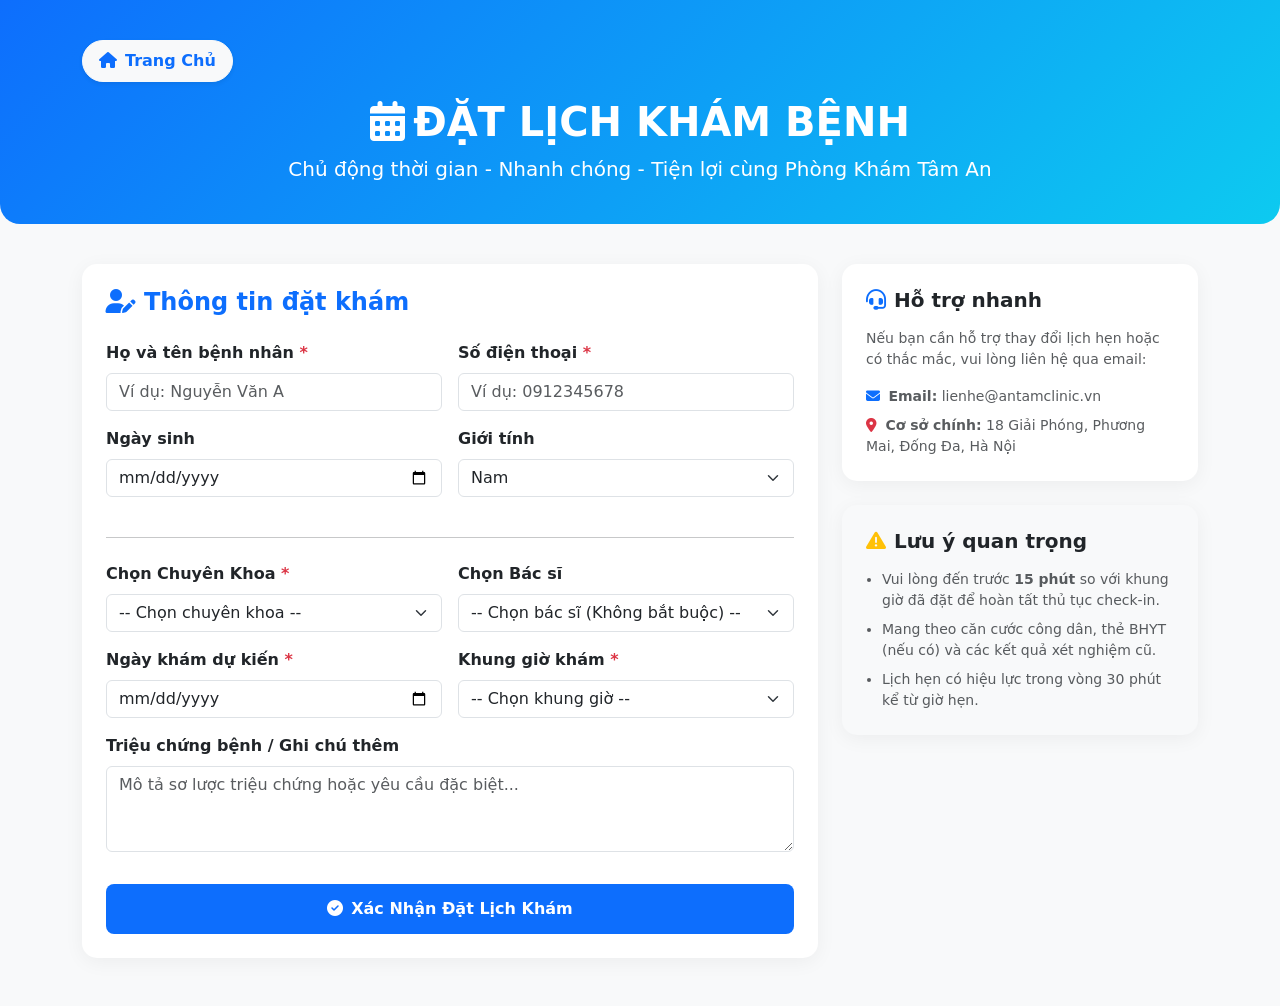
<file: src/main/resources/templates/dat_lich_kham_benh.html>
<!DOCTYPE html>
<html lang="vi" xmlns:th="http://www.thymeleaf.org">
<head>
    <meta charset="UTF-8">
    <meta name="viewport" content="width=device-width, initial-scale=1.0">
    <title>Đặt Lịch Khám Bệnh - Phòng Khám Tâm An</title>
    <!-- Bootstrap 5 CSS -->
    <link href="https://cdn.jsdelivr.net/npm/bootstrap@5.3.0/dist/css/bootstrap.min.css" rel="stylesheet">
    <!-- FontAwesome Icons -->
    <link rel="stylesheet" href="https://cdnjs.cloudflare.com/ajax/libs/font-awesome/6.4.0/css/all.min.css">
    <style>
        body {
            background-color: #f8f9fa;
        }
        .booking-header {
            background: linear-gradient(135deg, #0d6efd, #0dcaf0);
            color: white;
            padding: 40px 0;
            margin-bottom: 40px;
            border-radius: 0 0 20px 20px;
        }
        .card-custom {
            border: none;
            border-radius: 15px;
            box-shadow: 0 4px 20px rgba(0, 0, 0, 0.05);
        }
        .btn-submit {
            background-color: #0d6efd;
            color: white;
            font-weight: 600;
            padding: 12px;
            border-radius: 8px;
        }
        .btn-submit:hover {
            background-color: #0b5ed7;
            color: white;
        }
    </style>
</head>
<body>

    <!-- Header Trang -->
    <div class="booking-header text-center position-relative">
        <!-- Nút Trở về Trang Chủ (Có hình ngôi nhà) -->
        <div class="container text-start mb-3">
            <a href="/" class="btn btn-light text-primary fw-semibold shadow-sm px-3 py-2 rounded-pill text-decoration-none">
                <i class="fa-solid fa-house me-2"></i>Trang Chủ
            </a>
        </div>
        
        <div class="container">
            <h1 class="fw-bold mb-2"><i class="fa-solid fa-calendar-days me-2"></i>ĐẶT LỊCH KHÁM BỆNH</h1>
            <p class="lead mb-0">Chủ động thời gian - Nhanh chóng - Tiện lợi cùng Phòng Khám Tâm An</p>
        </div>
    </div>

    <div class="container mb-5">
        <form id="bookingForm" action="/dat-lich/luu" method="POST">
            <div class="row g-4">
                
                <!-- CỘT TRÁI: FORM NHẬP LIỆU CỦA BỆNH NHÂN -->
                <div class="col-lg-8">
                    <div class="card card-custom p-4">
                        <h4 class="fw-bold text-primary mb-4"><i class="fa-solid fa-user-pen me-2"></i>Thông tin đặt khám</h4>
                        
                        <!-- Thông tin cá nhân -->
                        <div class="row g-3 mb-3">
                            <div class="col-md-6">
                                <label class="form-label fw-semibold">Họ và tên bệnh nhân <span class="text-danger">*</span></label>
                                <input type="text" class="form-control" id="fullName" name="fullName" placeholder="Ví dụ: Nguyễn Văn A" required>
                            </div>
                            <div class="col-md-6">
                                <label class="form-label fw-semibold">Số điện thoại <span class="text-danger">*</span></label>
                                <input type="tel" class="form-control" id="phone" name="phone" placeholder="Ví dụ: 0912345678" required>
                            </div>
                            <div class="col-md-6">
                                <label class="form-label fw-semibold">Ngày sinh</label>
                                <input type="date" class="form-control" id="dob" name="dob">
                            </div>
                            <div class="col-md-6">
                                <label class="form-label fw-semibold">Giới tính</label>
                                <select class="form-select" id="gender" name="gender">
                                    <option value="Nam">Nam</option>
                                    <option value="Nữ">Nữ</option>
                                    <option value="Khác">Khác</option>
                                </select>
                            </div>
                        </div>

                        <hr class="my-4">

                        <!-- Chọn Khoa & Bác sĩ -->
                        <div class="row g-3 mb-3">
                            <div class="col-md-6">
                                <label class="form-label fw-semibold">Chọn Chuyên Khoa <span class="text-danger">*</span></label>
                                <select class="form-select" id="departmentSelect" name="department" required>
                                    <option value="" selected disabled>-- Chọn chuyên khoa --</option>
                                    <option value="Khoa Nội Tổng Hợp">Khoa Nội Tổng Hợp</option>
                                    <option value="Khoa Ngoại Tổng Hợp">Khoa Ngoại Tổng Hợp</option>
                                    <option value="Khoa Mắt">Khoa Mắt</option>
                                    <option value="Khoa Răng - Hàm - Mặt">Khoa Răng - Hàm - Mặt</option>
                                    <option value="Khoa Tai - Mũi - Họng">Khoa Tai - Mũi - Họng</option>
                                </select>
                            </div>
                            <div class="col-md-6">
                                <label class="form-label fw-semibold">Chọn Bác sĩ</label>
                                <select class="form-select" id="doctorSelect" name="doctorName">
                                    <option value="" selected>-- Chọn bác sĩ (Không bắt buộc) --</option>
                                </select>
                            </div>
                        </div>

                        <!-- Chọn Ngày & Khung giờ khám -->
                        <div class="row g-3 mb-3">
                            <div class="col-md-6">
                                <label class="form-label fw-semibold">Ngày khám dự kiến <span class="text-danger">*</span></label>
                                <input type="date" class="form-control" id="appointmentDate" name="appointmentDate" required>
                            </div>
                            <div class="col-md-6">
                                <label class="form-label fw-semibold">Khung giờ khám <span class="text-danger">*</span></label>
                                <select class="form-select" id="timeSlot" name="timeSlot" required>
                                    <option value="" selected disabled>-- Chọn khung giờ --</option>
                                    <option value="07:30 - 08:30">07:30 - 08:30</option>
                                    <option value="08:30 - 09:30">08:30 - 09:30</option>
                                    <option value="09:30 - 10:30">09:30 - 10:30</option>
                                    <option value="10:30 - 11:30">10:30 - 11:30</option>
                                    <option value="13:30 - 14:30">13:30 - 14:30</option>
                                    <option value="14:30 - 15:30">14:30 - 15:30</option>
                                    <option value="15:30 - 16:30">15:30 - 16:30</option>   
                                    <option value="16:30 - 17:30">16:30 - 17:30</option>          
                                </select>
                            </div>
                        </div>

                        <!-- Triệu chứng / Ghi chú -->
                        <div class="mb-3">
                            <label class="form-label fw-semibold">Triệu chứng bệnh / Ghi chú thêm</label>
                            <textarea class="form-control" id="note" name="note" rows="3" placeholder="Mô tả sơ lược triệu chứng hoặc yêu cầu đặc biệt..."></textarea>
                        </div>

                        <!-- Nút bấm gọi modal xác nhận trước khi submit -->
                        <button type="button" class="btn btn-submit w-100 mt-3" onclick="showConfirmationModal()">
                            <i class="fa-solid fa-circle-check me-2"></i>Xác Nhận Đặt Lịch Khám
                        </button>
                    </div>
                </div>

                <!-- CỘT PHẢI: THẺ TÓM TẮT & HƯỚNG DẪN -->
                <div class="col-lg-4">
                    <div class="card card-custom p-4 mb-4">
                        <h5 class="fw-bold text-dark mb-3"><i class="fa-solid fa-headset text-primary me-2"></i>Hỗ trợ nhanh</h5>
                        <p class="text-muted small mb-3">Nếu bạn cần hỗ trợ thay đổi lịch hẹn hoặc có thắc mắc, vui lòng liên hệ qua email:</p>
                        <p class="text-muted small mb-2"><i class="fa-solid fa-envelope text-primary me-1"></i> <strong>Email:</strong> lienhe@antamclinic.vn</p>
                        <p class="text-muted small mb-0"><i class="fa-solid fa-location-dot text-danger me-1"></i> <strong>Cơ sở chính:</strong> 18 Giải Phóng, Phương Mai, Đống Đa, Hà Nội</p>
                    </div>

                    <div class="card card-custom p-4 mb-4 bg-light border-0">
                        <h5 class="fw-bold text-dark mb-3"><i class="fa-solid fa-triangle-exclamation text-warning me-2"></i>Lưu ý quan trọng</h5>
                        <ul class="ps-3 text-muted small mb-0">
                            <li class="mb-2">Vui lòng đến trước <strong>15 phút</strong> so với khung giờ đã đặt để hoàn tất thủ tục check-in.</li>
                            <li class="mb-2">Mang theo căn cước công dân, thẻ BHYT (nếu có) và các kết quả xét nghiệm cũ.</li>
                            <li>Lịch hẹn có hiệu lực trong vòng 30 phút kể từ giờ hẹn.</li>
                        </ul>
                    </div>
                </div>

            </div>
        </form>
    </div>

    <!-- MODAL XÁC NHẬN THÔNG TIN (TRƯỚC KHI SUBMIT) -->
    <div class="modal fade" id="confirmModal" tabindex="-1" aria-labelledby="confirmModalLabel" aria-hidden="true">
        <div class="modal-dialog modal-dialog-centered">
            <div class="modal-content card-custom p-3">
                <div class="modal-header border-0 pb-0">
                    <h5 class="modal-title fw-bold text-primary" id="confirmModalLabel">
                        <i class="fa-solid fa-clipboard-check me-2"></i>Xác nhận thông tin đặt lịch
                    </h5>
                    <button type="button" class="btn-close" data-bs-dismiss="modal" aria-label="Close"></button>
                </div>
                <div class="modal-body">
                    <p class="text-muted small mb-3">Vui lòng kiểm tra lại toàn bộ thông tin đăng ký bên dưới:</p>
                    <ul class="list-group list-group-flush small">
                        <li class="list-group-item d-flex justify-content-between px-0">
                            <span class="text-muted">Họ tên:</span>
                            <strong id="lblFullName"></strong>
                        </li>
                        <li class="list-group-item d-flex justify-content-between px-0">
                            <span class="text-muted">Số điện thoại:</span>
                            <strong id="lblPhone"></strong>
                        </li>
                        <li class="list-group-item d-flex justify-content-between px-0">
                            <span class="text-muted">Ngày sinh / Giới tính:</span>
                            <strong><span id="lblDob"></span> - <span id="lblGender"></span></strong>
                        </li>
                        <li class="list-group-item d-flex justify-content-between px-0">
                            <span class="text-muted">Chuyên khoa:</span>
                            <strong id="lblDepartment" class="text-primary"></strong>
                        </li>
                        <li class="list-group-item d-flex justify-content-between px-0">
                            <span class="text-muted">Bác sĩ khám:</span>
                            <strong id="lblDoctor"></strong>
                        </li>
                        <li class="list-group-item d-flex justify-content-between px-0">
                            <span class="text-muted">Thời gian khám:</span>
                            <strong class="text-danger"><span id="lblTimeSlot"></span> ngày <span id="lblAppointmentDate"></span></strong>
                        </li>
                        <li class="list-group-item d-flex justify-content-between px-0">
                            <span class="text-muted">Triệu chứng/Ghi chú:</span>
                            <strong id="lblNote" class="text-truncate" style="max-width: 200px;"></strong>
                        </li>
                    </ul>
                </div>
                <div class="modal-footer border-0 pt-0">
                    <button type="button" class="btn btn-secondary px-4" data-bs-dismiss="modal">
                        <i class="fa-solid fa-pen-to-square me-1"></i> Chỉnh sửa
                    </button>
                    <button type="button" class="btn btn-submit px-4" onclick="submitOfficialForm()">
                        <i class="fa-solid fa-check me-1"></i> Đồng ý
                    </button>
                </div>
            </div>
        </div>
    </div>

    <!-- MODAL THÔNG BÁO ĐẶT LỊCH THÀNH CÔNG (POPUP GIỮA MÀN HÌNH) -->
    <div class="modal fade" id="successPopupModal" tabindex="-1" aria-hidden="true">
        <div class="modal-dialog modal-dialog-centered">
            <div class="modal-content card-custom p-4 text-center position-relative">
                <!-- Nút dấu X ở góc phải -->
                <button type="button" class="btn-close position-absolute top-0 end-0 m-3" data-bs-dismiss="modal" aria-label="Close"></button>
                
                <div class="my-2">
                    <i class="fa-solid fa-circle-check text-success" style="font-size: 50px;"></i>
                </div>
                <h4 class="fw-bold text-success mb-3">Đặt lịch thành công!</h4>
                <p class="text-muted mb-3">Cảm ơn quý khách <b><span th:text="${datKham != null ? datKham.hoTen : ''}"></span></b> đã đặt lịch khám thành công.</p>
                
                <div class="bg-light p-3 rounded text-start mb-3 small">
                    <p class="mb-1"><i class="fa-regular fa-calendar text-primary me-2"></i> <strong>Ngày khám:</strong> <span th:text="${datKham != null ? datKham.ngayKham : ''}"></span></p>
                    <p class="mb-0"><i class="fa-regular fa-clock text-primary me-2"></i> <strong>Giờ khám:</strong> <span th:text="${datKham != null ? datKham.gioKham : ''}"></span></p>
                </div>

                <button type="button" class="btn btn-success w-100 py-2 fw-semibold" data-bs-dismiss="modal">Đóng</button>
            </div>
        </div>
    </div>

    <!-- MODAL THÔNG BÁO LỖI TRÙNG LỊCH (POPUP CẢNH BÁO MỚI) -->
    <div class="modal fade" id="errorPopupModal" tabindex="-1" aria-hidden="true">
        <div class="modal-dialog modal-dialog-centered">
            <div class="modal-content card-custom p-4 text-center position-relative">
                <!-- Nút dấu X ở góc phải -->
                <button type="button" class="btn-close position-absolute top-0 end-0 m-3" data-bs-dismiss="modal" aria-label="Close"></button>
                
                <div class="my-2">
                    <i class="fa-solid fa-triangle-exclamation text-danger" style="font-size: 50px;"></i>
                </div>
                <h4 class="fw-bold text-danger mb-3">Đặt lịch thất bại!</h4>
                
                <div class="bg-light p-3 rounded text-center mb-3">
                    <p class="fw-semibold text-dark mb-2">Khung giờ này của bác sĩ đã có bệnh nhân khác đặt trước!</p>
                    <p class="text-muted small mb-0">Vui lòng chọn lịch khác</p>
                </div>

                <button type="button" class="btn btn-danger w-100 py-2 fw-semibold d-flex align-items-center justify-content-center" data-bs-dismiss="modal">
                    <i class="fa-solid fa-arrow-left me-2"></i> Quay lại chọn lịch
                </button>
            </div>
        </div>
    </div>

    <!-- Bootstrap 5 JS -->
    <script src="https://cdn.jsdelivr.net/npm/bootstrap@5.3.0/dist/js/bootstrap.bundle.min.js"></script>

    <!-- Script xử lý Modal Xác Nhận & Đồng bộ Khoa/Bác sĩ -->
    <script>
        function showConfirmationModal() {
            const form = document.getElementById('bookingForm');
            if (!form.checkValidity()) {
                form.reportValidity();
                return;
            }

            document.getElementById('lblFullName').textContent = document.getElementById('fullName').value;
            document.getElementById('lblPhone').textContent = document.getElementById('phone').value;
            document.getElementById('lblDob').textContent = document.getElementById('dob').value || 'Không có';
            document.getElementById('lblGender').textContent = document.getElementById('gender').value;
            document.getElementById('lblDepartment').textContent = document.getElementById('departmentSelect').value;
            
            let doctorVal = document.getElementById('doctorSelect').value;
            document.getElementById('lblDoctor').textContent = doctorVal ? doctorVal : 'Bác sĩ phân công ngẫu nhiên';
            
            document.getElementById('lblTimeSlot').textContent = document.getElementById('timeSlot').value;
            document.getElementById('lblAppointmentDate').textContent = document.getElementById('appointmentDate').value;
            
            let noteVal = document.getElementById('note').value;
            document.getElementById('lblNote').textContent = noteVal ? noteVal : 'Không có';

            var myModal = new bootstrap.Modal(document.getElementById('confirmModal'));
            myModal.show();
        }

        function submitOfficialForm() {
            document.getElementById('bookingForm').submit();
        }

        const doctorsByDepartment = {
            "Khoa Nội Tổng Hợp": [
                "TS.BS. Nguyễn Văn Minh",
                "ThS.BS. Lê Thị Lan",
                "BS.CKII. Trần Thanh Tùng",
                "BS.CKI. Phạm Thị Mai",
                "BS. Hoàng Văn Hải"
            ],
            "Khoa Ngoại Tổng Hợp": [
                "BS.CKII. Trần Quốc Dũng",
                "ThS.BS. Phạm Anh Tú",
                "BS.CKI. Ngô Văn Đức",
                "BS.CKI. Lê Hoàng Nam",
                "BS. Vũ Đình Khoa"
            ],
            "Khoa Mắt": [
                "BS.CKI. Hoàng Mai Hoa",
                "ThS.BS. Đỗ Minh Khang",
                "BS. Nguyễn Phương Thảo"
            ],
            "Khoa Răng - Hàm - Mặt": [
                "ThS.BS. Vũ Hoàng Nam",
                "BS.CKI. Trịnh Bảo Ngọc",
                "BS. Bùi Anh Tuấn"
            ],
            "Khoa Tai - Mũi - Họng": [
                "BS.CKII. Lý Văn Thái",
                "ThS.BS. Nguyễn Kim Anh",
                "BS. Đặng Quốc Huy"
            ]
        };

        const departmentSelect = document.getElementById('departmentSelect');
        const doctorSelect = document.getElementById('doctorSelect');

        departmentSelect.addEventListener('change', function() {
            const selectedDepartment = this.value;
            
            doctorSelect.innerHTML = '<option value="" selected>-- Chọn bác sĩ (Không bắt buộc) --</option>';

            if (selectedDepartment && doctorsByDepartment[selectedDepartment]) {
                doctorsByDepartment[selectedDepartment].forEach(doctor => {
                    const option = document.createElement('option');
                    option.value = doctor;
                    option.textContent = doctor;
                    doctorSelect.appendChild(option);
                });
            }
        });
    </script>
    
    <!-- Script xử lý URL Params & Tự động bật Popup Thành Công hoặc Trùng Lịch -->
    <script th:inline="javascript">
        document.addEventListener("DOMContentLoaded", function() {
            // Tự động bật Popup Thành Công khi Controller trả về successMessage
            var hasSuccess = /*[[${successMessage}]]*/ false;
            if (hasSuccess) {
                var successModal = new bootstrap.Modal(document.getElementById('successPopupModal'));
                successModal.show();
            }

            // Tự động bật Popup Trùng Lịch (Lỗi) khi Controller trả về errorMessage
            var hasError = /*[[${errorMessage}]]*/ false;
            if (hasError) {
                var errorModal = new bootstrap.Modal(document.getElementById('errorPopupModal'));
                errorModal.show();
            }

            // Xử lý tham số truyền vào qua URL
            const urlParams = new URLSearchParams(window.location.search);
            const department = urlParams.get('department');
            const doctor = urlParams.get('doctor');

            const deptSelect = document.getElementById('departmentSelect');
            const docSelect = document.getElementById('doctorSelect');

            if (department && deptSelect) {
                let keyword = "";
                if (department.includes("Nội")) keyword = "Nội";
                else if (department.includes("Ngoại")) keyword = "Ngoại";
                else if (department.includes("Mắt")) keyword = "Mắt";
                else if (department.includes("Răng")) keyword = "Răng";
                else if (department.includes("Tai")) keyword = "Tai";
                else keyword = department.substring(0, 5);

                for (let option of deptSelect.options) {
                    if (option.value.includes(keyword) || option.text.includes(keyword)) {
                        deptSelect.value = option.value;
                        break;
                    }
                }

                const changeEvent = new Event('change', { bubbles: true });
                deptSelect.dispatchEvent(changeEvent);
            }

            if (doctor && docSelect) {
                setTimeout(() => {
                    let optionExists = Array.from(docSelect.options).some(option => option.value === doctor || option.text === doctor);
                    if (!optionExists) {
                        let opt = document.createElement('option');
                        opt.value = doctor;
                        opt.text = doctor;
                        docSelect.add(opt);
                    }
                    docSelect.value = doctor;
                }, 250);
            }
        });
    </script>
</body>
</html>
</file>
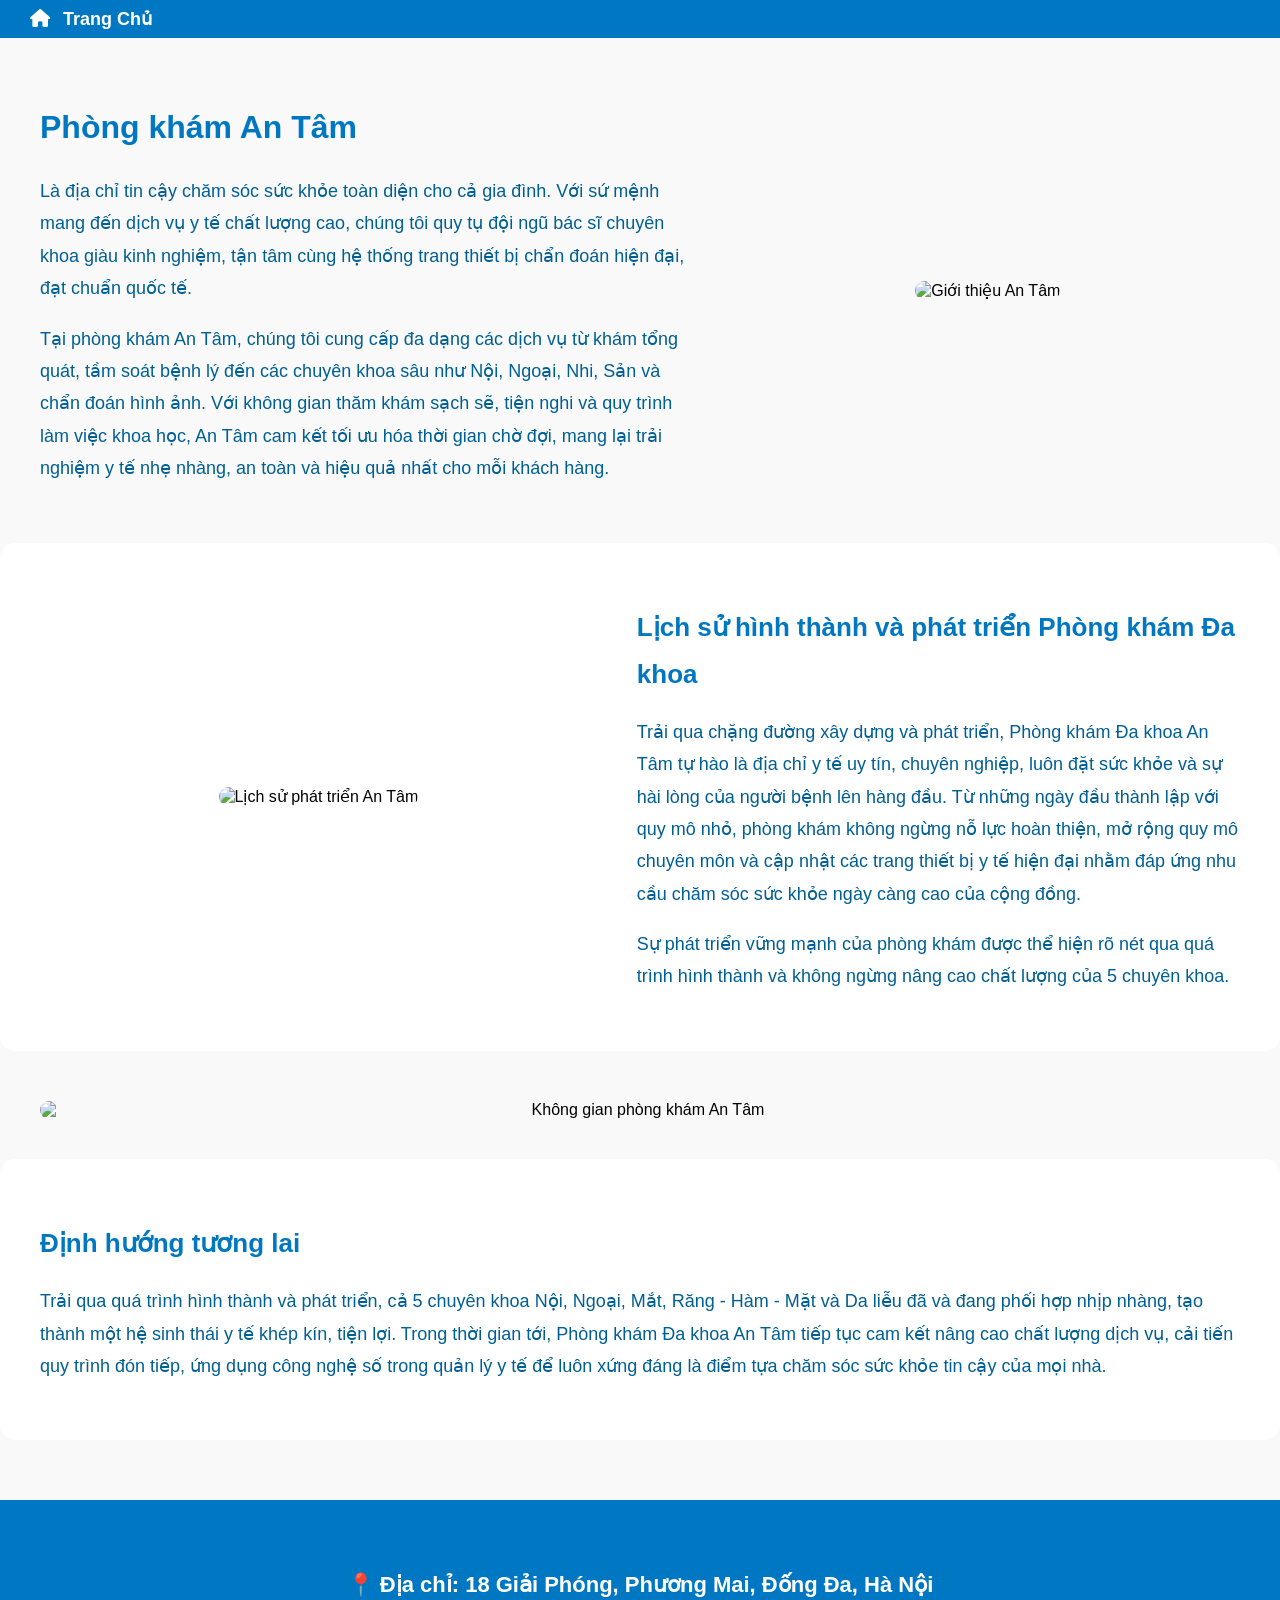
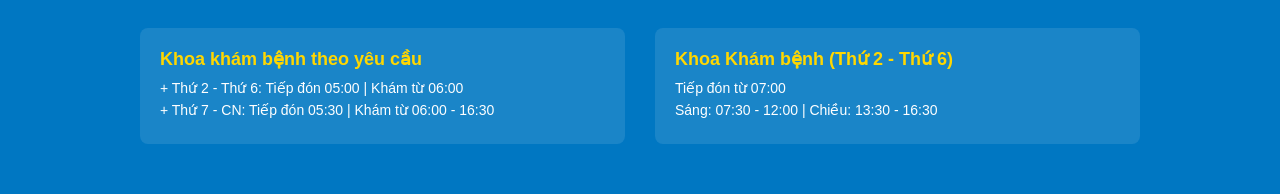
<file: src/main/resources/templates/gioi_thieu.html>
<!DOCTYPE html>
<html xmlns:th="http://www.thymeleaf.org">
<head>
    <meta charset="UTF-8">
    <title>Giới thiệu - Phòng khám An Tâm</title>
    <!-- Thêm thư viện FontAwesome để hiển thị icon ngôi nhà -->
    <link rel="stylesheet" href="https://cdnjs.cloudflare.com/ajax/libs/font-awesome/6.4.0/css/all.min.css">
    <link rel="stylesheet" th:href="@{/css/cot.css}">
    <style>
        body { 
            margin: 0; 
            padding: 0; 
            font-family: Arial, sans-serif; 
            background-color: #f9f9f9; 
        }
        
        /* Menu điều hướng nằm sát mép trên, chữ không gạch chân và đồng bộ màu */
        .navbar-custom { 
            background-color: #0077c2 !important; 
            padding: 8px 20px; 
        }
        .navbar-brand, .navbar-brand:hover, .navbar-brand:focus { 
            color: #ffffff !important; 
            font-size: 18px; 
            font-weight: bold; 
            text-decoration: none !important; 
        }
        .navbar-brand span {
            text-decoration: none !important;
        }

        /* Container chia 2 cột chung */
        .gioi-thieu-container {
            display: flex;
            max-width: 1200px;
            margin: 40px auto;
            padding: 0 20px;
            gap: 40px;
            align-items: center;
        }

        /* Khối nền trắng chứa toàn bộ nội dung lịch sử & định hướng */
        .gioi-thieu-block-trang {
            background-color: #ffffff; 
            padding: 40px; 
            border-radius: 15px; 
            border: none !important;
            max-width: 1200px;
            margin: 40px auto;
        }
        
        /* Hàng lịch sử: Ảnh cái cây bên trái, chữ Lịch sử hình thành bên phải */
        .row-lich-su {
            display: flex;
            gap: 40px;
            align-items: center;
        }

        /* Định dạng ảnh nhỏ (cho cây) */
        .image-content-large { 
            flex: 1.2; 
            text-align: center; 
        }
        .image-content-large img { 
            width: 100%; 
            max-width: 550px; 
            height: auto;
            border-radius: 12px; 
            border: none !important; 
        }

        /* Định dạng ảnh Full width (ảnh 4) */
        .image-full-width {
            text-align: center;
            margin: 50px auto 30px auto;
            max-width: 1200px;
            padding: 0 20px;
            border: none !important;
        }
        .image-full-width img {
            width: 100%;
            height: auto;
            display: block;
            border-radius: 15px;
            border: none !important;
            outline: none !important;
        }

        /* Định dạng chữ màu xanh, to rõ */
        .text-content-blue { 
            flex: 1.3; 
            color: #0077c2; 
            font-size: 18px; 
            line-height: 1.8; 
        }
        .text-content-blue h2 { 
            color: #0077c2; 
            margin-bottom: 15px; 
            font-size: 26px; 
        }
        .text-content-blue p { 
            margin-bottom: 18px; 
            color: #005f93; 
        }
        
        /* Style cho phần 1 đầu trang */
        .text-content-blue-1 { 
            flex: 1.3; 
            color: #0077c2; 
            font-size: 18px; 
            line-height: 1.8; 
        }
        .text-content-blue-1 h1 { 
            color: #0077c2; 
            margin-bottom: 15px; 
            font-size: 32px; 
        }
        .text-content-blue-1 p { 
            margin-bottom: 18px; 
            color: #005f93; 
        }
        .image-content-1 { 
            flex: 1; 
            text-align: center; 
        }
        .image-content-1 img { 
            width: 100%; 
            max-width: 550px; 
            border-radius: 12px; 
            border: none !important;
        }

        /* Phần liên hệ / Lịch làm việc nền xanh */
        .footer-xanh {
            background-color: #0077c2;
            color: white;
            padding: 50px 20px;
            margin-top: 60px; 
            text-align: center;
            border: none !important;
        }
        .footer-xanh h3 { margin-bottom: 30px; font-size: 22px; }
        .lich-lam-viec {
            display: flex;
            justify-content: space-around;
            gap: 30px;
            max-width: 1000px;
            margin: auto;
            text-align: left;
        }
        .lich-lam-viec > div {
            flex: 1;
            background: rgba(255, 255, 255, 0.1);
            padding: 20px;
            border-radius: 8px;
            border: none !important;
        }
        .lich-lam-viec h4 { margin-top: 0; color: #FFD700; font-size: 18px; margin-bottom: 10px; }
        .lich-lam-viec p { margin: 6px 0; font-size: 14px; }
    </style>
</head>
<body>

    <!-- Thanh điều hướng thu gọn, dính sát mép trên, không gạch chân -->
    <nav class="navbar navbar-expand-lg navbar-dark navbar-custom shadow-sm">
        <div class="container-fluid" style="padding-left: 10px;">
            <a class="navbar-brand d-flex align-items-center" href="/">
                <i class="fa-solid fa-house" style="color: #ffffff !important; font-size: 18px; margin-right: 8px;"></i>
                <span>Trang Chủ</span>
            </a>
        </div>
    </nav>

    <!-- Phần 1: Giới thiệu chung -->
    <div class="gioi-thieu-container">
        <div class="text-content-blue-1">
            <h1>Phòng khám An Tâm</h1>
            <p>Là địa chỉ tin cậy chăm sóc sức khỏe toàn diện cho cả gia đình. Với sứ mệnh mang đến dịch vụ y tế chất lượng cao, chúng tôi quy tụ đội ngũ bác sĩ chuyên khoa giàu kinh nghiệm, tận tâm cùng hệ thống trang thiết bị chẩn đoán hiện đại, đạt chuẩn quốc tế.</p>
            <p>Tại phòng khám An Tâm, chúng tôi cung cấp đa dạng các dịch vụ từ khám tổng quát, tầm soát bệnh lý đến các chuyên khoa sâu như Nội, Ngoại, Nhi, Sản và chẩn đoán hình ảnh. Với không gian thăm khám sạch sẽ, tiện nghi và quy trình làm việc khoa học, An Tâm cam kết tối ưu hóa thời gian chờ đợi, mang lại trải nghiệm y tế nhẹ nhàng, an toàn và hiệu quả nhất cho mỗi khách hàng.</p>
        </div>
        <div class="image-content-1">
            <img th:src="@{anh_gioi_thieu.jpg}" alt="Giới thiệu An Tâm">
        </div>
    </div>

    <!-- Khối 1: Lịch sử hình thành -->
    <div class="gioi-thieu-block-trang">
        <div class="row-lich-su">
            <div class="image-content-large">
                <img th:src="@{anh_gioi_thieu_2.png}" alt="Lịch sử phát triển An Tâm">
            </div>
            <div class="text-content-blue">
                <h2>Lịch sử hình thành và phát triển Phòng khám Đa khoa</h2>
                <p>Trải qua chặng đường xây dựng và phát triển, Phòng khám Đa khoa An Tâm tự hào là địa chỉ y tế uy tín, chuyên nghiệp, luôn đặt sức khỏe và sự hài lòng của người bệnh lên hàng đầu. Từ những ngày đầu thành lập với quy mô nhỏ, phòng khám không ngừng nỗ lực hoàn thiện, mở rộng quy mô chuyên môn và cập nhật các trang thiết bị y tế hiện đại nhằm đáp ứng nhu cầu chăm sóc sức khỏe ngày càng cao của cộng đồng.</p>
                <p>Sự phát triển vững mạnh của phòng khám được thể hiện rõ nét qua quá trình hình thành và không ngừng nâng cao chất lượng của 5 chuyên khoa.</p>
            </div>
        </div>
    </div>

    <!-- Ảnh 4 full to tràn màn hình -->
    <div class="image-full-width">
        <img th:src="@{anh_gioi_thieu_4.png}" alt="Không gian phòng khám An Tâm">
    </div>

    <!-- Phần Định hướng tương lai -->
    <div class="gioi-thieu-block-trang">
        <div class="text-content-blue" style="max-width: 100%;">
            <h2>Định hướng tương lai</h2>
            <p>Trải qua quá trình hình thành và phát triển, cả 5 chuyên khoa Nội, Ngoại, Mắt, Răng - Hàm - Mặt và Da liễu đã và đang phối hợp nhịp nhàng, tạo thành một hệ sinh thái y tế khép kín, tiện lợi. Trong thời gian tới, Phòng khám Đa khoa An Tâm tiếp tục cam kết nâng cao chất lượng dịch vụ, cải tiến quy trình đón tiếp, ứng dụng công nghệ số trong quản lý y tế để luôn xứng đáng là điểm tựa chăm sóc sức khỏe tin cậy của mọi nhà.</p>
        </div>
    </div>

    <!-- Phần liên hệ / Lịch làm việc nền xanh -->
    <div class="footer-xanh">
        <h3>📍 Địa chỉ: 18 Giải Phóng, Phương Mai, Đống Đa, Hà Nội</h3>
        <div class="lich-lam-viec">
            <div>
                <h4>Khoa khám bệnh theo yêu cầu</h4>
                <p>+ Thứ 2 - Thứ 6: Tiếp đón 05:00 | Khám từ 06:00</p>
                <p>+ Thứ 7 - CN: Tiếp đón 05:30 | Khám từ 06:00 - 16:30</p>
            </div>
            <div>
                <h4>Khoa Khám bệnh (Thứ 2 - Thứ 6)</h4>
                <p>Tiếp đón từ 07:00</p>
                <p>Sáng: 07:30 - 12:00 | Chiều: 13:30 - 16:30</p>
            </div>
        </div>
    </div>

</body>
</html>
</file>
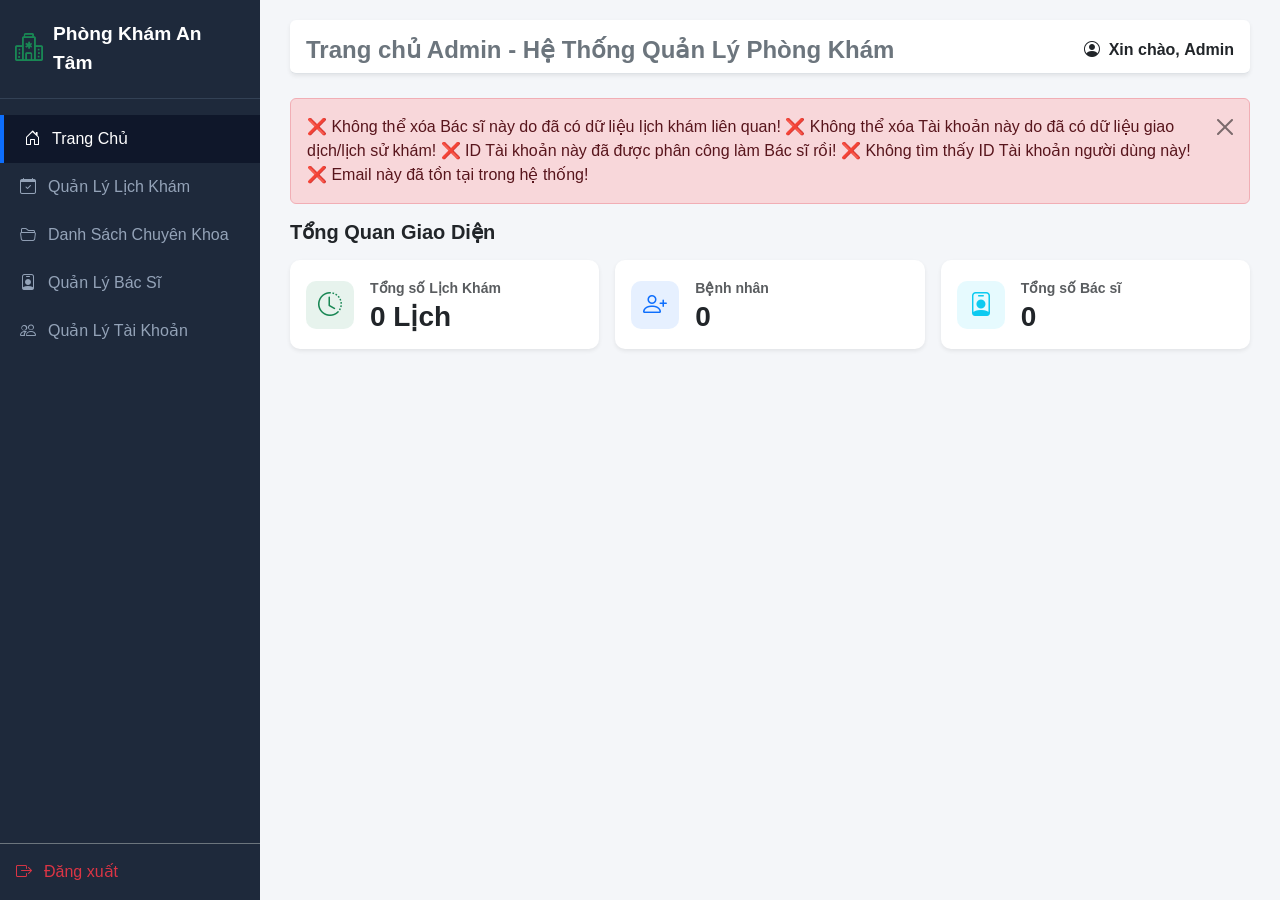
<file: src/main/resources/templates/index_admin.html>
<!DOCTYPE html>
<html xmlns:th="http://www.thymeleaf.org">
<head>
    <meta charset="UTF-8">
    <meta name="viewport" content="width=device-width, initial-scale=1.0">
    <title>Trang Quản Trị Admin - Phòng Khám</title>
    <!-- Bootstrap 5 CSS -->
    <link href="https://cdn.jsdelivr.net/npm/bootstrap@5.3.0/dist/css/bootstrap.min.css" rel="stylesheet">
    <!-- Bootstrap Icons -->
    <link href="https://cdn.jsdelivr.net/npm/bootstrap-icons@1.10.5/font/bootstrap-icons.css" rel="stylesheet">
    
    <style>
        body {
            background-color: #f4f6f9;
            font-family: 'Segoe UI', Tahoma, Geneva, Verdana, sans-serif;
        }
        .sidebar {
            width: 260px;
            height: 100vh;
            position: fixed;
            top: 0;
            left: 0;
            background-color: #1e293b;
            color: #fff;
            z-index: 1000;
            overflow-y: auto;
        }
        .sidebar .brand {
            padding: 20px 15px;
            font-size: 1.2rem;
            font-weight: bold;
            border-bottom: 1px solid #334155;
            display: flex;
            align-items: center;
            gap: 10px;
        }
        .sidebar .nav-link {
            color: #94a3b8;
            padding: 12px 20px;
            display: flex;
            align-items: center;
            gap: 12px;
            font-weight: 500;
            border-radius: 0;
            transition: all 0.2s;
        }
        .sidebar .nav-link:hover, .sidebar .nav-link.active {
            color: #ffffff;
            background-color: #0f172a;
            border-left: 4px solid #0d6efd;
        }
        .main-content {
            margin-left: 260px;
            padding: 20px 30px;
        }
        .stat-card {
            border: none;
            border-radius: 10px;
            box-shadow: 0 0.125rem 0.25rem rgba(0, 0, 0, 0.075);
        }
        .stat-icon {
            width: 48px;
            height: 48px;
            border-radius: 10px;
            display: flex;
            align-items: center;
            justify-content: center;
            font-size: 1.5rem;
        }
    </style>
</head>
<body>

<!-- 1. SIDEBAR CỘT BÊN TRÁI -->
<div class="sidebar d-flex flex-column justify-content-between">
    <div>
        <div class="brand text-primary">
            <i class="bi bi-hospital fs-3 text-success"></i>
            <span class="text-white">Phòng Khám An Tâm</span>
        </div>
        
        <div class="nav flex-column nav-pills mt-3" id="v-pills-tab" role="tablist">
            <button class="nav-link active" id="tab-home-btn" data-bs-toggle="pill" data-bs-target="#tab-home" type="button" role="tab">
                <i class="bi bi-house-door"></i> Trang Chủ
            </button>
            <!-- MỤC QUẢN LÝ LỊCH KHÁM -->
            <button class="nav-link" id="tab-lichkham-btn" data-bs-toggle="pill" data-bs-target="#tab-lichkham" type="button" role="tab">
                <i class="bi bi-calendar-check"></i> Quản Lý Lịch Khám
            </button>
            <button class="nav-link" id="tab-chuyenkhoa-btn" data-bs-toggle="pill" data-bs-target="#tab-chuyenkhoa" type="button" role="tab">
                <i class="bi bi-folder2-open"></i> Danh Sách Chuyên Khoa
            </button>
            <button class="nav-link" id="tab-bacsi-btn" data-bs-toggle="pill" data-bs-target="#tab-bacsi" type="button" role="tab">
                <i class="bi bi-person-badge"></i> Quản Lý Bác Sĩ
            </button>
            <button class="nav-link" id="tab-taikhoan-btn" data-bs-toggle="pill" data-bs-target="#tab-taikhoan" type="button" role="tab">
                <i class="bi bi-people"></i> Quản Lý Tài Khoản
            </button>
        </div>
    </div>

    <div class="p-3 border-top border-secondary">
        <a href="#" class="nav-link text-danger p-0"><i class="bi bi-box-arrow-right"></i> Đăng xuất</a>
    </div>
</div>

<!-- 2. KHU VỰC NỘI DUNG CHÍNH (MAIN CONTENT) -->
<div class="main-content">

    <!-- HEADER TRÊN CÙNG -->
    <div class="d-flex justify-content-between align-items-center mb-4 pb-2 border-bottom bg-white p-3 rounded shadow-sm">
        <h4 class="fw-bold mb-0 text-secondary">Trang chủ Admin - Hệ Thống Quản Lý Phòng Khám</h4>
        <div class="d-flex align-items-center gap-3">
            <span class="fw-bold"><i class="bi bi-person-circle me-1"></i> Xin chào, <strong>Admin</strong></span>
        </div>
    </div>

    <!-- THÔNG BÁO LỖI -->
    <div th:if="${param.error != null}" class="alert alert-danger alert-dismissible fade show" role="alert">
        <span th:if="${param.error[0] == 'CannotDeleteDoctor'}">❌ Không thể xóa Bác sĩ này do đã có dữ liệu lịch khám liên quan!</span>
        <span th:if="${param.error[0] == 'CannotDeleteUser'}">❌ Không thể xóa Tài khoản này do đã có dữ liệu giao dịch/lịch sử khám!</span>
        <span th:if="${param.error[0] == 'DuplicateNguoiDung'}">❌ ID Tài khoản này đã được phân công làm Bác sĩ rồi!</span>
        <span th:if="${param.error[0] == 'NguoiDungNotFound'}">❌ Không tìm thấy ID Tài khoản người dùng này!</span>
        <span th:if="${param.error[0] == 'EmailAlreadyExists'}">❌ Email này đã tồn tại trong hệ thống!</span>
        <button type="button" class="btn-close" data-bs-dismiss="alert"></button>
    </div>

    <!-- NỘI DUNG CÁC TAB -->
    <div class="tab-content" id="v-pills-tabContent">
        
        <!-- ================= TAB 1: TRANG CHỦ ================= -->
        <div class="tab-pane fade show active" id="tab-home" role="tabpanel">
            <h5 class="fw-bold mb-3">Tổng Quan Giao Diện</h5>
            
            <div class="row g-3 mb-4">
                <div class="col-md-4">
                    <div class="card stat-card p-3 bg-white">
                        <div class="d-flex align-items-center gap-3">
                            <div class="stat-icon bg-success bg-opacity-10 text-success">
                                <i class="bi bi-clock-history"></i>
                            </div>
                            <div>
                                <small class="text-muted fw-bold">Tổng số Lịch Khám</small>
                                <h3 class="fw-bold mb-0" th:text="${dsLichKham != null ? #lists.size(dsLichKham) : 0} + ' Lịch'">0 Lịch</h3>
                            </div>
                        </div>
                    </div>
                </div>

                <div class="col-md-4">
                    <div class="card stat-card p-3 bg-white">
                        <div class="d-flex align-items-center gap-3">
                            <div class="stat-icon bg-primary bg-opacity-10 text-primary">
                                <i class="bi bi-person-plus"></i>
                            </div>
                            <div>
                                <small class="text-muted fw-bold">Bệnh nhân</small>
                                <h3 class="fw-bold mb-0" th:text="${dsNguoiDung != null ? #lists.size(dsNguoiDung.?[vaiTro.name() == 'BENH_NHAN']) : 0}">0</h3>
                            </div>
                        </div>
                    </div>
                </div>

                <div class="col-md-4">
                    <div class="card stat-card p-3 bg-white">
                        <div class="d-flex align-items-center gap-3">
                            <div class="stat-icon bg-info bg-opacity-10 text-info">
                                <i class="bi bi-person-badge"></i>
                            </div>
                            <div>
                                <small class="text-muted fw-bold">Tổng số Bác sĩ</small>
                                <h3 class="fw-bold mb-0" th:text="${dsBacSi != null ? #lists.size(dsBacSi) : 0}">0</h3>
                            </div>
                        </div>
                    </div>
                </div>
            </div>
        </div>

        <!-- ================= TAB 2: QUẢN LÝ LỊCH KHÁM ================= -->
<!-- ================= TAB 2: QUẢN LÝ LỊCH KHÁM ================= -->
        <div class="tab-pane fade" id="tab-lichkham" role="tabpanel">
            <div class="card shadow border-0">
                <div class="card-header bg-white py-3 d-flex justify-content-between align-items-center">
                    <h5 class="m-0 text-primary fw-bold">📅 Danh Sách Lịch Khám Toàn Hệ Thống</h5>
                </div>
                <div class="card-body p-0">
                    <table class="table table-hover align-middle mb-0">
                        <thead class="table-light">
                            <tr>
                                <th>Mã LK</th>
                                <th>Bệnh Nhân</th>
                                <th>Bác Sĩ Khám</th>
                                <th>Chuyên Khoa</th>
                                <th>Ngày / Giờ Khám</th>
                                <th>Trạng Thái</th>
                                <th class="text-center" width="15%">Hành Động</th>
                            </tr>
                        </thead>
                        <tbody>
                            <tr th:each="lk : ${dsLichKham}">
                                <td class="fw-bold" th:text="${'LK' + lk.id}">LK1001</td>
                                <td th:text="${lk.benhNhan != null ? lk.benhNhan.hoTen : 'Chưa có bệnh nhân'}">Nguyễn Văn A</td>
                                <td class="text-primary fw-bold" 
                                    th:text="${lk.bacSi != null && lk.bacSi.nguoiDung != null ? 'BS. ' + lk.bacSi.nguoiDung.hoTen : 'Chưa chọn'}">
                                    BS. Lê Văn B
                                </td>
                                <td th:text="${lk.bacSi != null && lk.bacSi.chuyenKhoa != null ? lk.bacSi.chuyenKhoa.tenChuyenKhoa : '-'}">Nội Khoa</td>
                                <td>
                                    <span th:text="${lk.gioKham != null ? lk.gioKham : ''}">09:00</span> - 
                                    <span th:text="${lk.ngayKham != null ? #temporals.format(lk.ngayKham, 'dd/MM/yyyy') : ''}">15/10/2026</span>
                                </td>
                                <td>
                                    <span th:if="${lk.trangThai == 'TRONG'}" class="badge bg-secondary">Trống</span>
                                    <span th:if="${lk.trangThai == 'CHO_XAC_NHAN'}" class="badge bg-warning text-dark">Chờ xác nhận</span>
                                    <span th:if="${lk.trangThai == 'DA_XAC_NHAN'}" class="badge bg-primary">Đã xác nhận</span>
                                    <span th:if="${lk.trangThai == 'HOAN_THANH'}" class="badge bg-success">Hoàn thành</span>
                                    <span th:if="${lk.trangThai == 'DA_HUY'}" class="badge bg-danger" th:title="${lk.lyDoHuy}">Đã hủy</span>
                                </td>

                                <!-- CỘT HÀNH ĐỘNG: NÚT XEM CHI TIẾT -->
                                <td class="text-center">
                                    <button class="btn btn-outline-info btn-sm fw-bold" 
                                            data-bs-toggle="modal" 
                                            th:data-bs-target="${'#modalChiTiet' + lk.id}">
                                        👁️ Xem Chi Tiết
                                    </button>

                                    <!-- ================= MODAL XEM CHI TIẾT LỊCH KHÁM ================= -->
                                    <div class="modal fade" th:id="${'modalChiTiet' + lk.id}" tabindex="-1">
                                        <div class="modal-dialog modal-lg text-start">
                                            <div class="modal-content">
                                                <div class="modal-header bg-primary text-white">
                                                    <h5 class="modal-title fw-bold">📋 Chi Tiết Hồ Sơ Lịch Khám #LK<span th:text="${lk.id}"></span></h5>
                                                    <button type="button" class="btn-close btn-close-white" data-bs-dismiss="modal"></button>
                                                </div>
                                                <div class="modal-body">
                                                    <div class="row g-3">
                                                        
                                                        <!-- 1. Thông tin Bệnh Nhân -->
                                                        <div class="col-md-6">
                                                            <div class="p-3 border rounded bg-light h-100">
                                                                <h6 class="fw-bold text-primary mb-2">👤 Thông Tin Bệnh Nhân</h6>
                                                                <p class="mb-1"><strong>Họ tên:</strong> <span th:text="${lk.benhNhan != null ? lk.benhNhan.hoTen : 'Chưa cập nhật'}"></span></p>
                                                                <p class="mb-1"><strong>Email:</strong> <span th:text="${lk.benhNhan != null ? lk.benhNhan.email : '-'}"></span></p>
                                                                <p class="mb-0"><strong>Số điện thoại:</strong> <span th:text="${lk.benhNhan != null ? lk.benhNhan.soDienThoai : '-'}"></span></p>
                                                            </div>
                                                        </div>

                                                        <!-- 2. Thông tin Bác Sĩ -->
                                                        <div class="col-md-6">
                                                            <div class="p-3 border rounded bg-light h-100">
                                                                <h6 class="fw-bold text-primary mb-2">👨‍⚕️ Thông Tin Bác Sĩ</h6>
                                                                <p class="mb-1"><strong>Bác sĩ khám:</strong> <span th:text="${lk.bacSi != null && lk.bacSi.nguoiDung != null ? 'BS. ' + lk.bacSi.nguoiDung.hoTen : 'Chưa phân công'}"></span></p>
                                                                <p class="mb-1"><strong>Học vị:</strong> <span th:text="${lk.bacSi != null ? lk.bacSi.hocVi : '-'}"></span></p>
                                                                <p class="mb-0"><strong>Chuyên khoa:</strong> <span th:text="${lk.bacSi != null && lk.bacSi.chuyenKhoa != null ? lk.bacSi.chuyenKhoa.tenChuyenKhoa : '-'}"></span></p>
                                                            </div>
                                                        </div>

                                                        <!-- 3. Thời gian & Trạng thái -->
                                                        <div class="col-12">
                                                            <div class="p-3 border rounded">
                                                                <h6 class="fw-bold text-primary mb-2">⏰ Thông Tin Đặt Lịch</h6>
                                                                <div class="d-flex flex-wrap gap-4">
                                                                    <p class="mb-0"><strong>Ngày khám:</strong> <span th:text="${lk.ngayKham != null ? #temporals.format(lk.ngayKham, 'dd/MM/yyyy') : '-'}"></span></p>
                                                                    <p class="mb-0"><strong>Giờ khám:</strong> <span th:text="${lk.gioKham != null ? lk.gioKham : '-'}"></span></p>
                                                                    <p class="mb-0">
                                                                        <strong>Trạng thái:</strong> 
                                                                        <span th:if="${lk.trangThai == 'TRONG'}" class="badge bg-secondary">Trống</span>
                                                                        <span th:if="${lk.trangThai == 'CHO_XAC_NHAN'}" class="badge bg-warning text-dark">Chờ xác nhận</span>
                                                                        <span th:if="${lk.trangThai == 'DA_XAC_NHAN'}" class="badge bg-primary">Đã xác nhận</span>
                                                                        <span th:if="${lk.trangThai == 'HOAN_THANH'}" class="badge bg-success">Hoàn thành</span>
                                                                        <span th:if="${lk.trangThai == 'DA_HUY'}" class="badge bg-danger">Đã hủy</span>
                                                                    </p>
                                                                </div>
                                                            </div>
                                                        </div>

                                                        <!-- 4. CHUYÊN SÂU: Triệu chứng & Tiền sử bệnh lý -->
                                                        <div class="col-12">
                                                            <div class="p-3 border rounded bg-warning bg-opacity-10">
                                                                <h6 class="fw-bold text-dark mb-2">🩺 Thông Tin Bệnh Lý (Do Bệnh Nhân Khai Báo)</h6>
                                                                
                                                                <p class="mb-1"><strong>Triệu chứng ban đầu:</strong></p>
                                                                <div class="p-2 bg-white rounded border mb-2" 
                                                                     th:text="${lk.trieuChung != null && !lk.trieuChung.isEmpty() ? lk.trieuChung : 'Chưa ghi nhận triệu chứng'}"></div>
                                                                
                                                                <p class="mb-1"><strong>Tiền sử bệnh lý:</strong></p>
                                                                <div class="p-2 bg-white rounded border mb-0" 
                                                                     th:text="${lk.tienSuBenh != null && !lk.tienSuBenh.isEmpty() ? lk.tienSuBenh : 'Không có tiền sử đặc biệt'}"></div>
                                                            </div>
                                                        </div>

                                                        <!-- 5. CHUYÊN SÂU: Ghi chú / Chẩn đoán của Bác Sĩ -->
                                                        <div class="col-12">
                                                            <div class="p-3 border rounded bg-info bg-opacity-10">
                                                                <h6 class="fw-bold text-dark mb-2">📝 Ghi Chú & Kết Quả Chẩn Đoán (Từ Bác Sĩ)</h6>
                                                                
                                                                <div th:if="${lk.ghiChuBacSi != null && !lk.ghiChuBacSi.isEmpty()}" class="p-2 bg-white rounded border">
                                                                    <span th:text="${lk.ghiChuBacSi}"></span>
                                                                </div>
                                                                <div th:unless="${lk.ghiChuBacSi != null && !lk.ghiChuBacSi.isEmpty()}" class="text-muted fst-italic">
                                                                    Chưa có ghi chú hoặc chẩn đoán từ bác sĩ.
                                                                </div>

                                                                <!-- Lý do hủy (nếu có) -->
                                                                <div th:if="${lk.trangThai == 'DA_HUY'}" class="mt-2 text-danger">
                                                                    <strong>Lý do hủy lịch:</strong> <span th:text="${lk.lyDoHuy != null ? lk.lyDoHuy : 'Không có thông tin lý do'}"></span>
                                                                </div>
                                                            </div>
                                                        </div>

                                                    </div>
                                                </div>
                                                <div class="modal-footer">
                                                    <button type="button" class="btn btn-secondary" data-bs-dismiss="modal">Đóng</button>
                                                </div>
                                            </div>
                                        </div>
                                    </div>
                                    <!-- ================= END MODAL ================= -->

                                </td>
                            </tr>
                            <tr th:if="${#lists.isEmpty(dsLichKham)}">
                                <td colspan="7" class="text-center text-muted py-4">
                                    <em>Chưa có dữ liệu lịch khám nào trong hệ thống.</em>
                                </td>
                            </tr>
                        </tbody>
                    </table>
                </div>
            </div>
        </div>
        <!-- ================= TAB 3: QUẢN LÝ CHUYÊN KHOA ================= -->
        <div class="tab-pane fade" id="tab-chuyenkhoa" role="tabpanel">
            <div class="card shadow border-0">
                <div class="card-header bg-white d-flex justify-content-between align-items-center py-3">
                    <h5 class="m-0 text-primary fw-bold">📁 Danh Sách Chuyên Khoa</h5>
                    <button class="btn btn-primary btn-sm" data-bs-toggle="modal" data-bs-target="#modalThemCK">
                        + Thêm Chuyên Khoa
                    </button>
                </div>
                <div class="card-body p-0">
                    <table class="table table-bordered table-hover align-middle mb-0">
                        <thead class="table-light">
                            <tr>
                                <th width="8%">ID</th>
                                <th width="25%">Tên Chuyên Khoa</th>
                                <th width="52%">Mô Tả</th>
                                <th width="15%" class="text-center">Hành Động</th>
                            </tr>
                        </thead>
                        <tbody>
                            <tr th:each="ck : ${dsChuyenKhoa}">
                                <td th:text="${ck.id}">1</td>
                                <td class="fw-bold" th:text="${ck.tenChuyenKhoa}">Nội Khoa</td>
                                <td th:text="${ck.moTa}">Khám nội khoa...</td>
                                <td class="text-center">
                                    <a th:href="@{/admin/chuyen-khoa/xoa/{id}(id=${ck.id})}" 
                                       class="btn btn-danger btn-sm"
                                       onclick="return confirm('Bạn có chắc chắn muốn xóa chuyên khoa này?');">
                                        🗑️ Xóa
                                    </a>
                                </td>
                            </tr>
                        </tbody>
                    </table>
                </div>
            </div>
        </div>

        <!-- ================= TAB 4: QUẢN LÝ BÁC SĨ ================= -->
        <div class="tab-pane fade" id="tab-bacsi" role="tabpanel">
            <div class="d-flex justify-content-between align-items-center mb-3">
                <h5 class="text-primary fw-bold mb-0">🏥 Quản Lý Bác Sĩ Theo Chuyên Khoa</h5>
                <button class="btn btn-primary" data-bs-toggle="modal" data-bs-target="#modalThemBS">
                    + Thêm Bác Sĩ Mới
                </button>
            </div>

            <div th:each="ck : ${dsChuyenKhoa}" class="card shadow-sm mb-4 border-start border-4 border-primary border-0">
                <div class="card-header bg-white py-3 d-flex justify-content-between align-items-center">
                    <h6 class="m-0 font-weight-bold text-primary">
                        📂 Chuyên Khoa: <span class="text-uppercase" th:text="${ck.tenChuyenKhoa}">Nội Khoa</span>
                    </h6>
                    <span class="badge bg-info text-dark" 
                          th:text="${#lists.size(dsBacSi.?[chuyenKhoa != null && chuyenKhoa.id == #root.ck.id])} + ' Bác sĩ'">
                        0 Bác sĩ
                    </span>
                </div>
                
                <div class="card-body p-0">
                    <table class="table table-hover align-middle mb-0">
                        <thead class="table-light">
                            <tr>
                                <th width="8%" class="ps-3">ID BS</th>
                                <th width="25%">Họ Và Tên Bác Sĩ</th>
                                <th width="15%">Học Vị</th>
                                <th width="37%">Mô Tả Kinh Nghiệm</th>
                                <th width="15%" class="text-center">Hành Động</th>
                            </tr>
                        </thead>
                        <tbody>
                            <tr th:each="bs : ${dsBacSi}" th:if="${bs.chuyenKhoa != null && bs.chuyenKhoa.id == ck.id}">
                                <td class="ps-3" th:text="${bs.id}">1</td>
                                <td class="fw-bold text-primary" 
                                    th:text="${bs.nguoiDung != null ? bs.nguoiDung.hoTen : 'Chưa gắn tài khoản'}">
                                    Nguyễn Văn A
                                </td>
                                <td th:text="${bs.hocVi}">Thạc sĩ</td>
                                <td th:text="${bs.moTa}">Mô tả kinh nghiệm...</td>
                                <td class="text-center">
                                    <a th:href="@{/admin/bac-si/xoa/{id}(id=${bs.id})}" 
                                       class="btn btn-outline-danger btn-sm"
                                       onclick="return confirm('Bạn có chắc chắn muốn xóa bác sĩ này khỏi chuyên khoa?');">
                                        🗑️ Xóa
                                    </a>
                                </td>
                            </tr>
                            <tr th:if="${#lists.isEmpty(dsBacSi.?[chuyenKhoa != null && chuyenKhoa.id == #root.ck.id])}">
                                <td colspan="5" class="text-center text-muted py-3">
                                    <em>Chuyên khoa này hiện chưa có bác sĩ nào.</em>
                                </td>
                            </tr>
                        </tbody>
                    </table>
                </div>
            </div>
        </div>

        <!-- ================= TAB 5: QUẢN LÝ TÀI KHOẢN ================= -->
        <div class="tab-pane fade" id="tab-taikhoan" role="tabpanel">
            <div class="d-flex justify-content-between align-items-center mb-3">
                <h5 class="fw-bold text-primary mb-0">👥 Quản Lý Tài Khoản Hệ Thống</h5>
                <button class="btn btn-primary" data-bs-toggle="modal" data-bs-target="#modalTaoBacSi">
                    + Cấp Tài Khoản Bác Sĩ
                </button>
            </div>

            <!-- BẢNG BÁC SĨ -->
            <div class="card shadow-sm border-0 mb-4">
                <div class="card-header bg-info text-white fw-bold">
                    👨‍⚕️ Danh Sách Tài Khoản Bác Sĩ
                </div>
                <div class="card-body p-0">
                    <table class="table table-hover align-middle mb-0">
                        <thead class="table-light">
                            <tr>
                                <th>ID</th>
                                <th>Họ Và Tên</th>
                                <th>Email</th>
                                <th>Số Điện Thoại</th>
                                <th>Trạng Thái</th>
                                <th class="text-center" width="20%">Hành Động</th>
                            </tr>
                        </thead>
                        <tbody>
                            <tr th:each="nd : ${dsNguoiDung}" th:if="${nd.vaiTro.name() == 'BAC_SI'}">
                                <td th:text="${nd.id}">1</td>
                                <td th:text="${nd.hoTen}" class="fw-bold text-primary">BS. Nguyễn Văn A</td>
                                <td th:text="${nd.email}">doctor@gmail.com</td>
                                <td th:text="${nd.soDienThoai}">0901234567</td>
                                <td>
                                    <span th:if="${nd.trangThai.name() == 'HOAT_DONG'}" class="badge bg-success">Hoạt động</span>
                                    <span th:if="${nd.trangThai.name() == 'KHOA'}" class="badge bg-danger">Đã khóa</span>
                                </td>
                                <td class="text-center">
                                    <a th:href="@{/admin/nguoi-dung/doi-trang-thai/{id}(id=${nd.id})}" 
                                       class="btn btn-sm me-1"
                                       th:classappend="${nd.trangThai.name() == 'KHOA' ? 'btn-outline-success' : 'btn-outline-warning'}">
                                        <span th:text="${nd.trangThai.name() == 'KHOA' ? 'Mở khóa' : 'Khóa'}"></span>
                                    </a>
                                    <a th:href="@{/admin/nguoi-dung/xoa/{id}(id=${nd.id})}" 
                                       class="btn btn-outline-danger btn-sm"
                                       onclick="return confirm('Bạn có chắc chắn muốn xóa VĨNH VIỄN tài khoản Bác sĩ này?');">
                                        🗑️ Xóa
                                    </a>
                                </td>
                            </tr>
                        </tbody>
                    </table>
                </div>
            </div>

            <!-- BẢNG BỆNH NHÂN -->
            <div class="card shadow-sm border-0 mb-4">
                <div class="card-header bg-secondary text-white fw-bold">
                    🩺 Danh Sách Bệnh Nhân
                </div>
                <div class="card-body p-0">
                    <table class="table table-hover align-middle mb-0">
                        <thead class="table-light">
                            <tr>
                                <th>ID</th>
                                <th>Họ Và Tên</th>
                                <th>Email</th>
                                <th>Số Điện Thoại</th>
                                <th>Trạng Thái</th>
                                <th class="text-center" width="20%">Hành Động</th>
                            </tr>
                        </thead>
                        <tbody>
                            <tr th:each="nd : ${dsNguoiDung}" th:if="${nd.vaiTro.name() == 'BENH_NHAN'}">
                                <td th:text="${nd.id}">2</td>
                                <td th:text="${nd.hoTen}" class="fw-bold">Trần Văn B</td>
                                <td th:text="${nd.email}">patient@gmail.com</td>
                                <td th:text="${nd.soDienThoai}">0987654321</td>
                                <td>
                                    <span th:if="${nd.trangThai.name() == 'HOAT_DONG'}" class="badge bg-success">Hoạt động</span>
                                    <span th:if="${nd.trangThai.name() == 'KHOA'}" class="badge bg-danger">Đã khóa</span>
                                </td>
                                <td class="text-center">
                                    <a th:href="@{/admin/nguoi-dung/doi-trang-thai/{id}(id=${nd.id})}" 
                                       class="btn btn-sm me-1"
                                       th:classappend="${nd.trangThai.name() == 'KHOA' ? 'btn-outline-success' : 'btn-outline-warning'}">
                                        <span th:text="${nd.trangThai.name() == 'KHOA' ? 'Mở khóa' : 'Khóa'}"></span>
                                    </a>
                                    <a th:href="@{/admin/nguoi-dung/xoa/{id}(id=${nd.id})}" 
                                       class="btn btn-outline-danger btn-sm"
                                       onclick="return confirm('Bạn có chắc chắn muốn xóa vĩnh viễn tài khoản bệnh nhân này?');">
                                        🗑️ Xóa
                                    </a>
                                </td>
                            </tr>
                        </tbody>
                    </table>
                </div>
            </div>
        </div>

    </div>

</div>

<!-- MODAL 1: THÊM CHUYÊN KHOA -->
<div class="modal fade" id="modalThemCK" tabindex="-1">
    <div class="modal-dialog">
        <div class="modal-content">
            <form th:action="@{/admin/chuyen-khoa/them}" th:object="${chuyenKhoaMoi}" method="post">
                <div class="modal-header">
                    <h5 class="modal-title fw-bold">Thêm Chuyên Khoa Mới</h5>
                    <button type="button" class="btn-close" data-bs-dismiss="modal"></button>
                </div>
                <div class="modal-body">
                    <div class="mb-3">
                        <label class="form-label fw-bold">Tên Chuyên Khoa:</label>
                        <input type="text" class="form-control" th:field="*{tenChuyenKhoa}" required placeholder="VD: Nhi Khoa">
                    </div>
                    <div class="mb-3">
                        <label class="form-label fw-bold">Mô Tả:</label>
                        <textarea class="form-control" th:field="*{moTa}" rows="3" placeholder="Mô tả ngắn..."></textarea>
                    </div>
                </div>
                <div class="modal-footer">
                    <button type="button" class="btn btn-secondary" data-bs-dismiss="modal">Hủy</button>
                    <button type="submit" class="btn btn-primary">Lưu Chuyên Khoa</button>
                </div>
            </form>
        </div>
    </div>
</div>

<!-- MODAL 2: THÊM BÁC SĨ -->
<div class="modal fade" id="modalThemBS" tabindex="-1">
    <div class="modal-dialog">
        <div class="modal-content">
            <form th:action="@{/admin/bac-si/them}" method="post">
                <div class="modal-header">
                    <h5 class="modal-title fw-bold">Phân Công Bác Sĩ Vào Chuyên Khoa</h5>
                    <button type="button" class="btn-close" data-bs-dismiss="modal"></button>
                </div>
                <div class="modal-body">
                    <div class="mb-3">
                        <label class="form-label fw-bold">Chọn Bác Sĩ (Đã cấp tài khoản):</label>
                        <select class="form-select" name="nguoiDungId" required>
                            <option value="" disabled selected>-- Chọn tài khoản bác sĩ --</option>
                            <th:block th:each="nd : ${dsNguoiDung}">
                                <option th:if="${nd.vaiTro.name() == 'BAC_SI'}"
                                        th:value="${nd.id}" 
                                        th:text="${'ID: ' + nd.id + ' - ' + nd.hoTen + ' (' + nd.email + ')'}">
                                </option>
                            </th:block>
                        </select>
                    </div>

                    <div class="mb-3">
                        <label class="form-label fw-bold">Chuyên Khoa:</label>
                        <select class="form-select" name="chuyenKhoaId" required>
                            <option value="" disabled selected>-- Chọn chuyên khoa --</option>
                            <option th:each="ck : ${dsChuyenKhoa}" 
                                    th:value="${ck.id}" 
                                    th:text="${ck.tenChuyenKhoa}">
                            </option>
                        </select>
                    </div>

                    <div class="mb-3">
                        <label class="form-label fw-bold">Học Vị / Chức Danh:</label>
                        <input type="text" class="form-control" name="hocVi" required placeholder="VD: PGS.TS / Thạc sĩ / BS.CKI">
                    </div>

                    <div class="mb-3">
                        <label class="form-label fw-bold">Mô Tả Kinh Nghiệm / Chuyên Môn:</label>
                        <textarea class="form-control" name="moTa" rows="3" placeholder="Nhập mô tả quá trình công tác..."></textarea>
                    </div>
                </div>
                <div class="modal-footer">
                    <button type="button" class="btn btn-secondary" data-bs-dismiss="modal">Hủy</button>
                    <button type="submit" class="btn btn-primary">Lưu Bác Sĩ</button>
                </div>
            </form>
        </div>
    </div>
</div>

<!-- MODAL 3: CẤP TÀI KHOẢN BÁC SĨ MỚI -->
<div class="modal fade" id="modalTaoBacSi" tabindex="-1">
    <div class="modal-dialog">
        <div class="modal-content">
            <div class="modal-header">
                <h5 class="modal-title fw-bold">👨‍⚕️ Cấp Tài Khoản Bác Sĩ Mới</h5>
                <button type="button" class="btn-close" data-bs-dismiss="modal"></button>
            </div>
            <form th:action="@{/admin/nguoi-dung/them-bac-si}" method="post">
                <div class="modal-body">
                    <div class="mb-3">
                        <label class="form-label fw-bold">Họ và Tên Bác Sĩ:</label>
                        <input type="text" class="form-control" name="hoTen" placeholder="VD: Nguyễn Văn A" required>
                    </div>
                    <div class="mb-3">
                        <label class="form-label fw-bold">Email (Tên đăng nhập):</label>
                        <input type="email" class="form-control" name="email" placeholder="VD: bs.nguyenvana@gmail.com" required>
                    </div>
                    <div class="mb-3">
                        <label class="form-label fw-bold">Số Điện Thoại:</label>
                        <input type="text" class="form-control" name="soDienThoai" placeholder="VD: 0912345678" required>
                    </div>
                    <div class="mb-3">
                        <label class="form-label fw-bold">Mật Khẩu Mặc Định:</label>
                        <input type="password" class="form-control" name="matKhau" placeholder="Nhập mật khẩu cấp cho bác sĩ..." required>
                    </div>
                </div>
                <div class="modal-footer">
                    <button type="button" class="btn btn-secondary" data-bs-dismiss="modal">Hủy</button>
                    <button type="submit" class="btn btn-primary">Cấp Tài Khoản</button>
                </div>
            </form>
        </div>
    </div>
</div>

<!-- JS Bootstrap 5 -->
<script src="https://cdn.jsdelivr.net/npm/bootstrap@5.3.0/dist/js/bootstrap.bundle.min.js"></script>

</body>
</html>
</file>
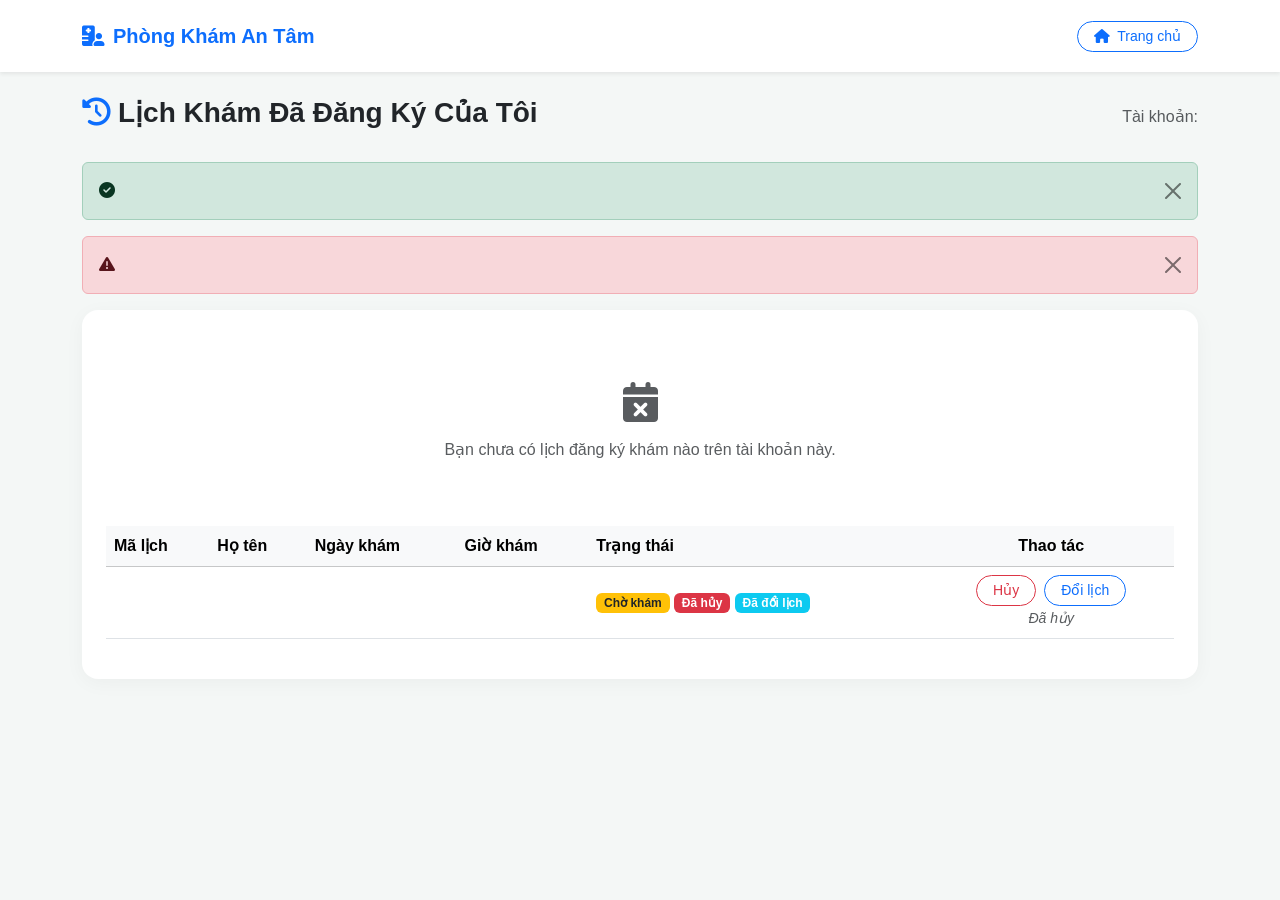
<file: src/main/resources/templates/lich_su_dang_ky.html>
<!DOCTYPE html>
<html lang="vi" xmlns:th="http://www.thymeleaf.org">
<head>
    <meta charset="UTF-8">
    <title>Lịch Sử Đăng Ký - Phòng Khám An Tâm</title>
    <link href="https://cdn.jsdelivr.net/npm/bootstrap@5.3.0/dist/css/bootstrap.min.css" rel="stylesheet">
    <link rel="stylesheet" href="https://cdnjs.cloudflare.com/ajax/libs/font-awesome/6.4.0/css/all.min.css">
    <style>
        body { background-color: #f4f7f6; font-family: 'Segoe UI', Tahoma, Geneva, Verdana, sans-serif; }
        .card-custom { border: none; border-radius: 16px; box-shadow: 0 4px 20px rgba(0, 0, 0, 0.04); background: #ffffff; }
    </style>
</head>
<body>

    <nav class="navbar navbar-expand-lg bg-white shadow-sm py-3 mb-4">
        <div class="container">
            <a class="navbar-brand fw-bold text-primary" href="/"><i class="fa-solid fa-hospital-user me-2"></i>Phòng Khám An Tâm</a>
            <a href="/" class="btn btn-outline-primary btn-sm rounded-pill px-3"><i class="fa-solid fa-house me-1"></i> Trang chủ</a>
        </div>
    </nav>

    <div class="container my-4">
        <div class="d-flex justify-content-between align-items-center mb-4">
            <h3 class="fw-bold text-dark"><i class="fa-solid fa-clock-rotate-left text-primary me-2"></i>Lịch Khám Đã Đăng Ký Của Tôi</h3>
            <span class="text-muted">Tài khoản: <strong class="text-primary" th:text="${userEmail}"></strong></span>
        </div>

        <!-- Thông báo thành công / lỗi -->
        <div th:if="${message}" class="alert alert-success alert-dismissible fade show" role="alert">
            <i class="fa-solid fa-circle-check me-2"></i><span th:text="${message}"></span>
            <button type="button" class="btn-close" data-bs-dismiss="alert" aria-label="Close"></button>
        </div>
        <div th:if="${error}" class="alert alert-danger alert-dismissible fade show" role="alert">
            <i class="fa-solid fa-triangle-exclamation me-2"></i><span th:text="${error}"></span>
            <button type="button" class="btn-close" data-bs-dismiss="alert" aria-label="Close"></button>
        </div>

        <!-- Danh sách lịch khám -->
        <div class="card card-custom p-4">
            <div th:if="${#lists.isEmpty(danhSachLich)}" class="text-center py-5">
                <i class="fa-solid fa-calendar-xmark text-muted fs-1 mb-3"></i>
                <p class="text-muted">Bạn chưa có lịch đăng ký khám nào trên tài khoản này.</p>
            </div>

            <div class="table-responsive" th:unless="${#lists.isEmpty(danhSachLich)}">
                <table class="table table-hover align-middle">
                    <thead class="table-light">
                        <tr>
                            <th>Mã lịch</th>
                            <th>Họ tên</th>
                            <th>Ngày khám</th>
                            <th>Giờ khám</th>
                            <th>Trạng thái</th>
                            <th class="text-center">Thao tác</th>
                        </tr>
                    </thead>
                    <tbody>
                        <tr th:each="lich : ${danhSachLich}">
                            <td class="fw-bold" th:text="'#' + ${lich.id}"></td>
                            <td th:text="${lich.hoTen}"></td>
                            <td th:text="${lich.ngayKham}"></td>
                            <td th:text="${lich.gioKham}"></td>
                            <td>
                                <span th:if="${lich.status == 'CHO_XAC_NHAN'}" class="badge bg-warning text-dark">Chờ khám</span>
                                <span th:if="${lich.status == 'DA_HUY'}" class="badge bg-danger">Đã hủy</span>
                                <span th:if="${lich.status == 'DA_DOI_LICH'}" class="badge bg-info">Đã đổi lịch</span>
                            </td>
                            <td class="text-center">
                                <div th:if="${lich.status != 'DA_HUY'}" class="d-flex justify-content-center gap-2">
                                    <button class="btn btn-outline-danger btn-sm rounded-pill px-3" th:onclick="'openCancelModal(' + ${lich.id} + ')'">Hủy</button>
                                    <button class="btn btn-outline-primary btn-sm rounded-pill px-3" th:onclick="'openEditModal(' + ${lich.id} + ')'">Đổi lịch</button>
                                </div>
                                <span th:unless="${lich.status != 'DA_HUY'}" class="text-muted small fst-italic">Đã hủy</span>
                            </td>
                        </tr>
                    </tbody>
                </table>
            </div>
        </div>
    </div>

    <!-- Modal Hủy lịch -->
    <div class="modal fade" id="cancelModal" tabindex="-1" aria-hidden="true">
        <div class="modal-dialog">
            <form class="modal-content" th:action="@{/huy-lich}" method="post">
                <div class="modal-header">
                    <h5 class="modal-title">Xác nhận hủy lịch khám</h5>
                    <button type="button" class="btn-close" data-bs-dismiss="modal" aria-label="Close"></button>
                </div>
                <div class="modal-body">
                    <input type="hidden" name="id" id="cancelId">
                    <p class="mb-0">Bạn có chắc chắn muốn hủy lịch khám này không?</p>
                </div>
                <div class="modal-footer">
                    <button type="button" class="btn btn-secondary rounded-pill px-4" data-bs-dismiss="modal">Đóng</button>
                    <button type="submit" class="btn btn-danger rounded-pill px-4">Xác nhận hủy</button>
                </div>
            </form>
        </div>
    </div>

    <!-- Modal Đổi lịch -->
    <div class="modal fade" id="editModal" tabindex="-1" aria-hidden="true">
        <div class="modal-dialog">
            <form class="modal-content" th:action="@{/doi-lich}" method="post">
                <div class="modal-header">
                    <h5 class="modal-title">Thay đổi lịch khám</h5>
                    <button type="button" class="btn-close" data-bs-dismiss="modal" aria-label="Close"></button>
                </div>
                <div class="modal-body">
                    <input type="hidden" name="id" id="editId">
                    <div class="mb-3">
                        <label class="form-label">Ngày khám mới:</label>
                        <input type="date" class="form-control" name="ngayKhamMoi" required>
                    </div>
                    <div class="mb-3">
                        <label class="form-label">Khung giờ khám:</label>
                        <select class="form-select" name="gioKhamMoi" required>
                            <option value="" disabled selected>-- Chọn khung giờ --</option>
                            <option value="07:30 - 08:30">07:30 - 08:30</option>
                            <option value="08:30 - 09:30">08:30 - 09:30</option>
                            <option value="09:30 - 10:30">09:30 - 10:30</option>
                            <option value="10:30 - 11:30">10:30 - 11:30</option>
                            <option value="13:30 - 14:30">13:30 - 14:30</option>
                            <option value="14:30 - 15:30">14:30 - 15:30</option>
                            <option value="15:30 - 16:30">15:30 - 16:30</option>
                            <option value="16:30 - 17:30">16:30 - 17:30</option>
                        </select>
                    </div>
                    <div class="mb-3">
                        <label class="form-label">Lý do đổi:</label>
                        <textarea class="form-control" name="lyDoDoi" rows="2" placeholder="Nhập lý do đổi lịch..."></textarea>
                    </div>
                </div>
                <div class="modal-footer">
                    <button type="button" class="btn btn-secondary rounded-pill px-4" data-bs-dismiss="modal">Đóng</button>
                    <button type="submit" class="btn btn-primary rounded-pill px-4">Lưu thay đổi</button>
                </div>
            </form>
        </div>
    </div>

    <!-- Thư viện Bootstrap JS và Script điều khiển Modal -->
    <script src="https://cdn.jsdelivr.net/npm/bootstrap@5.3.0/dist/js/bootstrap.bundle.min.js"></script>
    <script>
        function openCancelModal(id) {
            document.getElementById('cancelId').value = id;
            var cancelModal = new bootstrap.Modal(document.getElementById('cancelModal'));
            cancelModal.show();
        }

        function openEditModal(id) {
            document.getElementById('editId').value = id;
            var editModal = new bootstrap.Modal(document.getElementById('editModal'));
            editModal.show();
        }
    </script>
</body>
</html>
</file>
